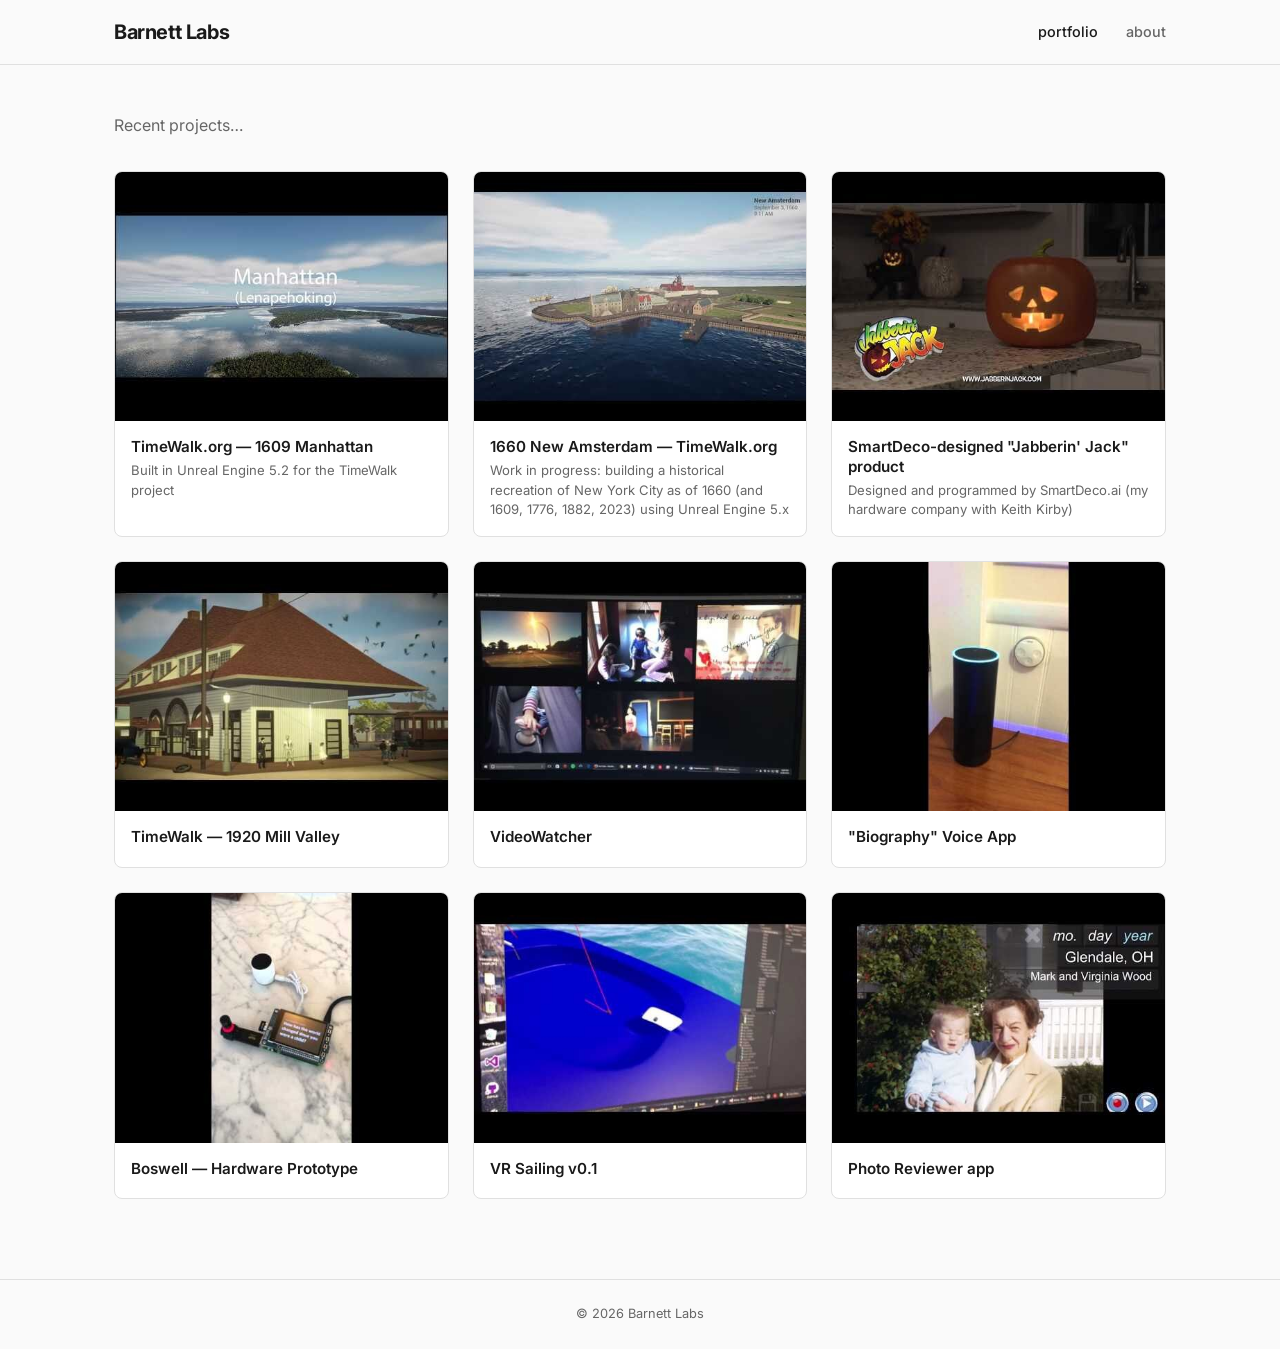
<file: index.html>
<!DOCTYPE html>
<html lang="en">
<head>
  <meta charset="UTF-8">
  <meta name="viewport" content="width=device-width, initial-scale=1.0">
  <title>Barnett Labs</title>
  <meta name="description" content="Portfolio of Ted Barnett — inventor, investor, and software developer.">
  <link rel="preconnect" href="https://fonts.googleapis.com">
  <link rel="preconnect" href="https://fonts.gstatic.com" crossorigin>
  <link href="https://fonts.googleapis.com/css2?family=Inter:wght@400;500;600;700&display=swap" rel="stylesheet">
  <link rel="stylesheet" href="css/style.css">
</head>
<body>

  <header class="site-header">
    <div class="inner">
      <div class="site-title"><a href="/">Barnett Labs</a></div>
      <nav class="site-nav">
        <a href="/" class="active">portfolio</a>
        <a href="/about.html">about</a>
      </nav>
    </div>
  </header>

  <main class="main">
    <p class="section-heading">Recent projects…</p>

    <div class="portfolio-grid">

      <div class="project-card">
        <img class="card-image" src="images/timewalk-1609.jpg" alt="TimeWalk.org — 1609 Manhattan" loading="lazy">
        <div class="card-body">
          <div class="card-title">TimeWalk.org — 1609 Manhattan</div>
          <div class="card-desc">Built in Unreal Engine 5.2 for the TimeWalk project</div>
        </div>
      </div>

      <div class="project-card">
        <img class="card-image" src="images/new-amsterdam-1660.jpg" alt="1660 New Amsterdam — TimeWalk.org" loading="lazy">
        <div class="card-body">
          <div class="card-title">1660 New Amsterdam — TimeWalk.org</div>
          <div class="card-desc">Work in progress: building a historical recreation of New York City as of 1660 (and 1609, 1776, 1882, 2023) using Unreal Engine 5.x</div>
        </div>
      </div>

      <div class="project-card">
        <img class="card-image" src="images/jabberin-jack.jpg" alt="Jabberin' Jack" loading="lazy">
        <div class="card-body">
          <div class="card-title">SmartDeco-designed "Jabberin' Jack" product</div>
          <div class="card-desc">Designed and programmed by SmartDeco.ai (my hardware company with Keith Kirby)</div>
        </div>
      </div>

      <div class="project-card">
        <img class="card-image" src="images/timewalk-mill-valley.jpg" alt="TimeWalk — 1920 Mill Valley" loading="lazy">
        <div class="card-body">
          <div class="card-title">TimeWalk — 1920 Mill Valley</div>
        </div>
      </div>

      <div class="project-card">
        <img class="card-image" src="images/videowatcher.jpg" alt="VideoWatcher" loading="lazy">
        <div class="card-body">
          <div class="card-title">VideoWatcher</div>
        </div>
      </div>

      <div class="project-card">
        <img class="card-image" src="images/biography-voice-app.jpg" alt="Biography Voice App" loading="lazy">
        <div class="card-body">
          <div class="card-title">"Biography" Voice App</div>
        </div>
      </div>

      <div class="project-card">
        <img class="card-image" src="images/boswell-hardware.jpg" alt="Boswell — Hardware Prototype" loading="lazy">
        <div class="card-body">
          <div class="card-title">Boswell — Hardware Prototype</div>
        </div>
      </div>

      <div class="project-card">
        <img class="card-image" src="images/vr-sailing.jpg" alt="VR Sailing v0.1" loading="lazy">
        <div class="card-body">
          <div class="card-title">VR Sailing v0.1</div>
        </div>
      </div>

      <div class="project-card">
        <img class="card-image" src="images/photo-reviewer.jpg" alt="Photo Reviewer app" loading="lazy">
        <div class="card-body">
          <div class="card-title">Photo Reviewer app</div>
        </div>
      </div>

    </div>
  </main>

  <footer class="site-footer">
    &copy; 2026 Barnett Labs
  </footer>

</body>
</html>
</file>
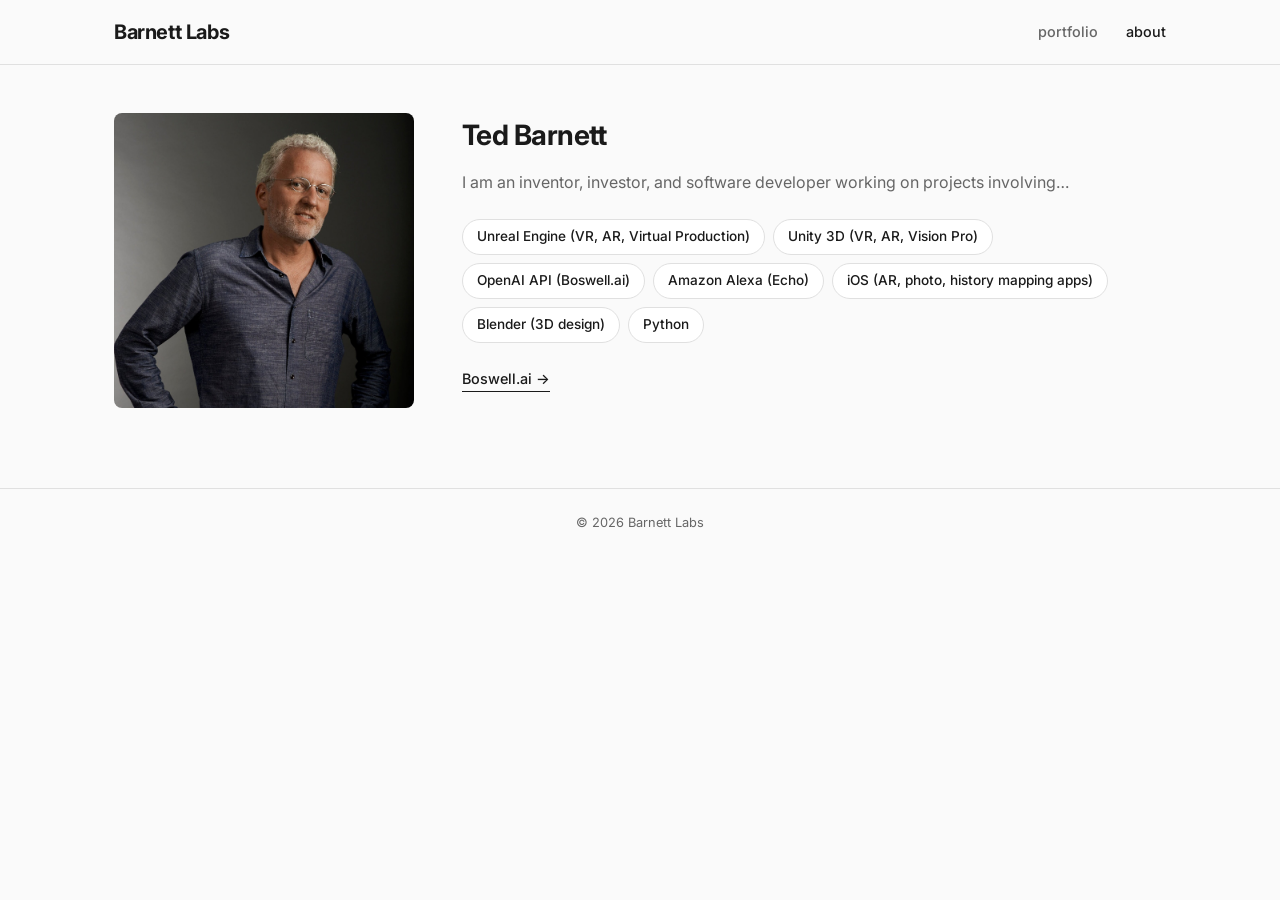
<file: about.html>
<!DOCTYPE html>
<html lang="en">
<head>
  <meta charset="UTF-8">
  <meta name="viewport" content="width=device-width, initial-scale=1.0">
  <title>About — Barnett Labs</title>
  <meta name="description" content="Ted Barnett — inventor, investor, and software developer.">
  <link rel="preconnect" href="https://fonts.googleapis.com">
  <link rel="preconnect" href="https://fonts.gstatic.com" crossorigin>
  <link href="https://fonts.googleapis.com/css2?family=Inter:wght@400;500;600;700&display=swap" rel="stylesheet">
  <link rel="stylesheet" href="css/style.css">
</head>
<body>

  <header class="site-header">
    <div class="inner">
      <div class="site-title"><a href="/">Barnett Labs</a></div>
      <nav class="site-nav">
        <a href="/">portfolio</a>
        <a href="/about.html" class="active">about</a>
      </nav>
    </div>
  </header>

  <main class="main">
    <div class="about-layout">

      <img class="about-portrait" src="images/ted-barnett-portrait.jpg" alt="Ted Barnett">

      <div class="about-content">
        <h1 class="about-name">Ted Barnett</h1>
        <p class="about-bio">I am an inventor, investor, and software developer working on projects involving…</p>

        <ul class="about-skills">
          <li>Unreal Engine (VR, AR, Virtual Production)</li>
          <li>Unity 3D (VR, AR, Vision Pro)</li>
          <li>OpenAI API (Boswell.ai)</li>
          <li>Amazon Alexa (Echo)</li>
          <li>iOS (AR, photo, history mapping apps)</li>
          <li>Blender (3D design)</li>
          <li>Python</li>
        </ul>

        <a class="about-link" href="https://boswell.ai" target="_blank" rel="noopener">Boswell.ai →</a>
      </div>

    </div>
  </main>

  <footer class="site-footer">
    &copy; 2026 Barnett Labs
  </footer>

</body>
</html>
</file>
<file: css/style.css>
/* ── Reset & Base ── */
*, *::before, *::after {
  box-sizing: border-box;
  margin: 0;
  padding: 0;
}

:root {
  --color-bg: #fafafa;
  --color-text: #1a1a1a;
  --color-text-muted: #666;
  --color-accent: #2a2a2a;
  --color-border: #e0e0e0;
  --color-card-bg: #fff;
  --font-sans: 'Inter', -apple-system, BlinkMacSystemFont, 'Segoe UI', Roboto, sans-serif;
  --max-width: 1100px;
  --nav-height: 64px;
}

html {
  font-size: 16px;
  -webkit-font-smoothing: antialiased;
}

body {
  font-family: var(--font-sans);
  background: var(--color-bg);
  color: var(--color-text);
  line-height: 1.6;
  min-height: 100vh;
}

a {
  color: inherit;
  text-decoration: none;
}

img {
  display: block;
  max-width: 100%;
  height: auto;
}

/* ── Header / Nav ── */
.site-header {
  position: sticky;
  top: 0;
  z-index: 100;
  background: var(--color-bg);
  border-bottom: 1px solid var(--color-border);
}

.site-header .inner {
  max-width: var(--max-width);
  margin: 0 auto;
  padding: 0 24px;
  height: var(--nav-height);
  display: flex;
  align-items: center;
  justify-content: space-between;
}

.site-title {
  font-size: 1.25rem;
  font-weight: 700;
  letter-spacing: -0.02em;
}

.site-title a:hover {
  opacity: 0.7;
}

.site-nav {
  display: flex;
  gap: 28px;
}

.site-nav a {
  font-size: 0.9rem;
  font-weight: 500;
  color: var(--color-text-muted);
  transition: color 0.2s;
}

.site-nav a:hover,
.site-nav a.active {
  color: var(--color-text);
}

/* ── Main Content ── */
.main {
  max-width: var(--max-width);
  margin: 0 auto;
  padding: 48px 24px 80px;
}

/* ── Portfolio Page ── */
.section-heading {
  font-size: 1rem;
  font-weight: 400;
  color: var(--color-text-muted);
  margin-bottom: 32px;
}

.portfolio-grid {
  display: grid;
  grid-template-columns: repeat(3, 1fr);
  gap: 24px;
}

.project-card {
  background: var(--color-card-bg);
  border-radius: 8px;
  overflow: hidden;
  border: 1px solid var(--color-border);
  transition: transform 0.2s, box-shadow 0.2s;
}

.project-card:hover {
  transform: translateY(-2px);
  box-shadow: 0 8px 24px rgba(0, 0, 0, 0.08);
}

.project-card .card-image {
  width: 100%;
  aspect-ratio: 4 / 3;
  object-fit: cover;
}

.project-card .card-body {
  padding: 16px;
}

.project-card .card-title {
  font-size: 0.95rem;
  font-weight: 600;
  margin-bottom: 4px;
  line-height: 1.3;
}

.project-card .card-desc {
  font-size: 0.82rem;
  color: var(--color-text-muted);
  line-height: 1.5;
}

/* ── About Page ── */
.about-layout {
  display: grid;
  grid-template-columns: 300px 1fr;
  gap: 48px;
  align-items: start;
}

.about-portrait {
  width: 100%;
  border-radius: 8px;
}

.about-name {
  font-size: 1.75rem;
  font-weight: 700;
  margin-bottom: 12px;
  letter-spacing: -0.02em;
}

.about-bio {
  font-size: 1rem;
  color: var(--color-text-muted);
  margin-bottom: 24px;
}

.about-skills {
  list-style: none;
  display: flex;
  flex-wrap: wrap;
  gap: 8px;
}

.about-skills li {
  background: var(--color-card-bg);
  border: 1px solid var(--color-border);
  border-radius: 20px;
  padding: 6px 14px;
  font-size: 0.85rem;
  font-weight: 500;
  color: var(--color-text);
}

.about-link {
  display: inline-block;
  margin-top: 24px;
  font-size: 0.9rem;
  font-weight: 500;
  color: var(--color-text);
  border-bottom: 1px solid var(--color-text);
  padding-bottom: 1px;
  transition: opacity 0.2s;
}

.about-link:hover {
  opacity: 0.6;
}

/* ── Footer ── */
.site-footer {
  text-align: center;
  padding: 24px;
  font-size: 0.8rem;
  color: var(--color-text-muted);
  border-top: 1px solid var(--color-border);
}

/* ── Responsive ── */
@media (max-width: 768px) {
  .portfolio-grid {
    grid-template-columns: repeat(2, 1fr);
    gap: 16px;
  }

  .about-layout {
    grid-template-columns: 1fr;
    gap: 32px;
  }

  .about-portrait {
    max-width: 240px;
  }

  .main {
    padding: 32px 16px 60px;
  }
}

@media (max-width: 480px) {
  .portfolio-grid {
    grid-template-columns: 1fr;
  }
}
</file>
